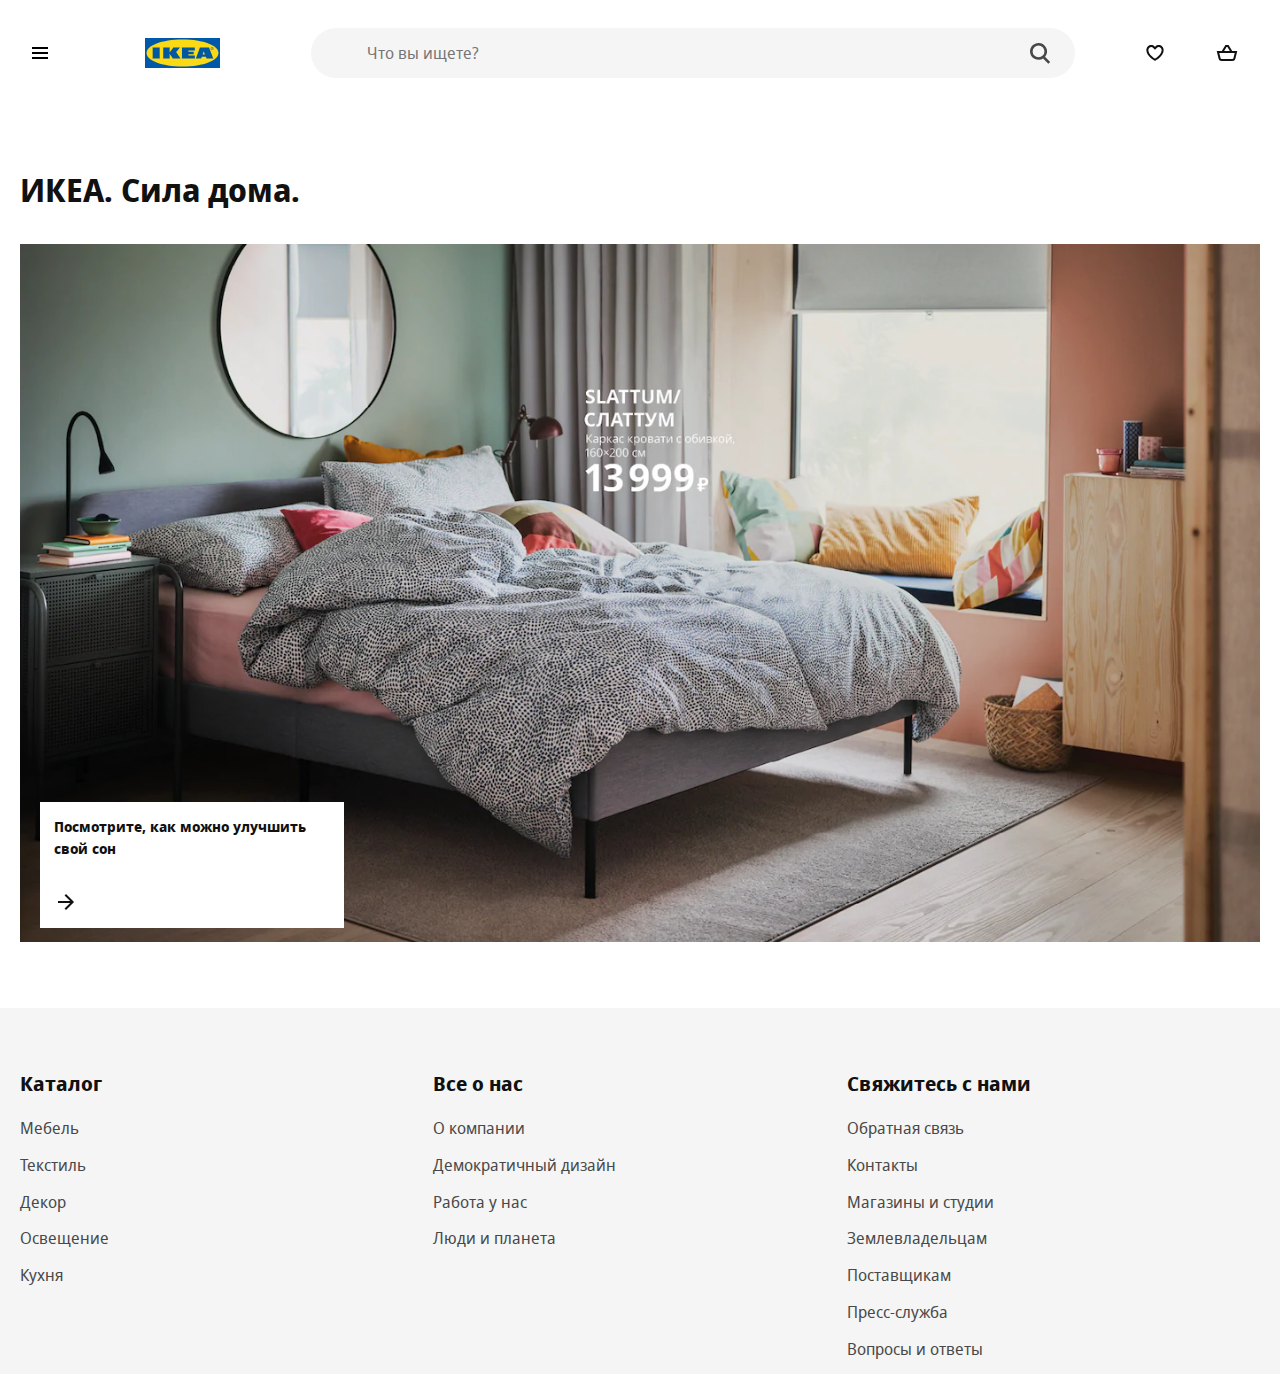
<file: index.html>
<!DOCTYPE html>
<html lang="en">

<head>
	<meta charset="UTF-8">
	<meta name="viewport"
		content="width=device-width, user-scalable=no, initial-scale=1.0, maximum-scale=1.0, minimum-scale=1.0">
	<meta http-equiv="X-UA-Compatible" content="ie=edge">
	<link rel="apple-touch-icon" sizes="180x180" href="favicon/apple-touch-icon.png">
	<link rel="icon" type="image/png" sizes="32x32" href="favicon/favicon-32x32.png">
	<link rel="icon" type="image/png" sizes="16x16" href="favicon/favicon-16x16.png">
	<link rel="mask-icon" href="favicon/safari-pinned-tab.svg" color="#0058ab">
	<meta name="msapplication-TileColor" content="#0058ab">
	<meta name="theme-color" content="#0058ab">
	<title>ИКЕА - официальный интернет-магазин мебели - IKEA</title>
	<link rel="stylesheet" href="styles/styles.css">
	<!-- <script src="js/generateHeader.js" defer></script>
	<script src="js/generateCatalog.js" defer></script>
	<script src="js/generateSubCatalog.js" defer></script>
	<script src="js/generateFooter.js" defer></script> -->
	<script src="js/index.js" defer type="module"></script>


	<script src="js/test.js" defer type="module"></script>
</head>

<body>
	<!-- <header>
		<div class="container">
			<div class="header">
				<button class="btn btn-burger" aria-label="открыть меню">
					<svg focusable="false" class="svg-icon" width="24" height="24" viewBox="0 0 24 24" fill="none"
						xmlns="http://www.w3.org/2000/svg">
						<path fill-rule="evenodd" clip-rule="evenodd" d="M20 8H4V6H20V8ZM20 13H4V11H20V13ZM20 18H4V16H20V18Z">
						</path>
					</svg>
				</button>
				<a href="index.html" class="logo">
					<img src="image/ikea-logo.svg" alt="Логотип">
				</a>
				<form class="search" method="get" action="goods.html">
					<input type="search" name="search" maxlength="150" class="search-input" spellcheck="false"
						aria-label="Искать товары, новинки и вдохновение"
						aria-placeholder="Искать товары, новинки и вдохновение" placeholder="Что вы ищете?"
						autocapitalize="off" autocomplete="off" autocorrect="off">
					<button type="submit" class="btn search-btn" aria-label="найти"></button>
				</form>
				<a href="goods.html?cat=wishlist" class="btn btn-wishlist">
					<svg focusable="false" class="svg-icon" width="24" height="24" viewBox="0 0 24 24" fill="none"
						xmlns="http://www.w3.org/2000/svg">
						<path fill-rule="evenodd" clip-rule="evenodd"
							d="M12.336 5.52055C14.2336 3.62376 17.3096 3.62401 19.2069 5.52129C20.2067 6.52115 20.6796 7.85005 20.6259 9.15761C20.6151 12.2138 18.4184 14.8654 16.4892 16.6366C15.4926 17.5517 14.5004 18.2923 13.7593 18.8036C13.3879 19.0598 13.0771 19.2601 12.8574 19.3973C12.7475 19.466 12.6601 19.519 12.5992 19.5555C12.5687 19.5737 12.5448 19.5879 12.5279 19.5978L12.5079 19.6094L12.502 19.6129L12.5001 19.614C12.5001 19.614 12.4989 19.6147 11.9999 18.748C11.501 19.6147 11.5005 19.6144 11.5005 19.6144L11.4979 19.6129L11.4919 19.6094L11.472 19.5978C11.4551 19.5879 11.4312 19.5737 11.4007 19.5555C11.3397 19.519 11.2524 19.466 11.1425 19.3973C10.9227 19.2601 10.612 19.0598 10.2405 18.8036C9.49947 18.2923 8.50726 17.5517 7.51063 16.6366C5.58146 14.8654 3.38477 12.2139 3.37399 9.15765C3.32024 7.85008 3.79314 6.52117 4.79301 5.52129C6.69054 3.62376 9.76704 3.62376 11.6646 5.52129L11.9993 5.856L12.3353 5.52129L12.336 5.52055ZM11.9999 18.748L11.5005 19.6144L11.9999 19.9019L12.4989 19.6147L11.9999 18.748ZM11.9999 17.573C12.1727 17.462 12.384 17.3226 12.6236 17.1573C13.3125 16.6821 14.2267 15.9988 15.1366 15.1634C17.0157 13.4381 18.6259 11.2919 18.6259 9.13506V9.11213L18.627 9.08922C18.6626 8.31221 18.3844 7.52727 17.7926 6.9355C16.6762 5.81903 14.866 5.81902 13.7495 6.9355L13.7481 6.93689L11.9965 8.68166L10.2504 6.9355C9.13387 5.81903 7.3237 5.81903 6.20722 6.9355C5.61546 7.52727 5.33724 8.31221 5.3729 9.08922L5.37395 9.11213V9.13507C5.37395 11.2919 6.98418 13.4381 8.86325 15.1634C9.77312 15.9988 10.6874 16.6821 11.3762 17.1573C11.6159 17.3226 11.8271 17.462 11.9999 17.573Z">
						</path>
					</svg>
				</a>
				<a href="cart.html" class="btn btn-cart">
					<svg focusable="false" class="svg-icon svg-cart" width="24" height="24" viewBox="0 0 24 24" fill="none"
						xmlns="http://www.w3.org/2000/svg" style="display: block;">
						<path fill-rule="evenodd" clip-rule="evenodd"
							d="M10.9994 4H10.4373L10.1451 4.48017L6.78803 9.99716H3.00001H1.71924L2.02987 11.2397L3.65114 17.7248C3.98501 19.0603 5.18497 19.9972 6.56157 19.9972L17.4385 19.9972C18.8151 19.9972 20.015 19.0603 20.3489 17.7248L21.9702 11.2397L22.2808 9.99716H21H17.2113L13.8539 4.48014L13.5618 4H12.9997H12.0004H10.9994ZM14.8701 9.99716L12.4376 6H12.0004H11.5615L9.12921 9.99716H14.8701ZM5.59142 17.2397L4.28079 11.9972H19.7192L18.4086 17.2397C18.2973 17.6849 17.8973 17.9972 17.4385 17.9972L6.56157 17.9972C6.1027 17.9972 5.70272 17.6849 5.59142 17.2397Z">
						</path>
					</svg>
				</a>
			</div>
		</div>
	</header> -->

	<main>
		<div class="container">
			<h1 class="main-header">ИКЕА. Сила дома.</h1>
			<aside class="offer">
				<a href="card.html#idd059">
					<picture>
						<source srcset="image/b47e07ee97fd5f9bf030d258d462a945.webp" type="image/webp">
						<img src="image/b47e07ee97fd5f9bf030d258d462a945.jpg" alt="СЛАТТУМ">
					</picture>

				</a>
				<a class="offer-extra" href="goods.html?subcat=Кровати">
					<p>Посмотрите, как можно улучшить свой сон</p>
					<svg focusable="false" viewBox="0 0 24 24" class="offer-arrow" aria-hidden="true">
						<path fill-rule="evenodd" clip-rule="evenodd"
							d="M19.2937 12.7074L20.0008 12.0003L19.2938 11.2932L12.0008 3.99927L10.5865 5.41339L16.1727 11.0003H4V13.0003H16.1723L10.5855 18.5868L11.9996 20.0011L19.2937 12.7074Z">
						</path>
					</svg>
				</a>
			</aside>
		</div>
	</main>

	<!-- <footer>
		<div class="container">
			<div class="footer">
				<div class="footer-catalog">
					<h2 class="footer-header">Каталог</h2>
					<ul>
						<li class="footer-list"><a href="goods.html?cat=Мебель">Мебель</a></li>
						<li class="footer-list"><a href="goods.html?cat=Кухня">Кухня</a></li>
						<li class="footer-list"><a href="goods.html?cat=Текстиль">Текстиль</a></li>
						<li class="footer-list"><a href="goods.html?cat=Освещение">Освещение</a></li>
						<li class="footer-list"><a href="goods.html?cat=Декор">Декор</a></li>
					</ul>
				</div>
				<div class="footer-about">
					<h2 class="footer-header">Все о нас</h2>
					<ul>
						<li class="footer-list"><a href="#">О компании</a></li>
						<li class="footer-list"><a href="#">Демократичный дизайн</a></li>
						<li class="footer-list"><a href="#">Работа у нас</a></li>
						<li class="footer-list"><a href="#">Люди и планета</a></li>
					</ul>
				</div>
				<div class="footer-connection">
					<h2 class="footer-header">Свяжитесь с нами</h2>
					<ul>
						<li class="footer-list"><a href="#">Обратная связь</a></li>
						<li class="footer-list"><a href="#">Контакты</a></li>
						<li class="footer-list"><a href="#">Магазины и студии</a></li>
						<li class="footer-list"><a href="#">Землевладельцам</a></li>
						<li class="footer-list"><a href="#">Поставщикам</a></li>
						<li class="footer-list"><a href="#">Пресс-служба</a></li>
						<li class="footer-list"><a href="#">Вопросы и ответы</a></li>
					</ul>
				</div>
			</div>
		</div>
	</footer> -->

	<!-- <div class="catalog">
		<button type="button" class="btn btn-close catalog-btn" id="hnf-menu-close-btn" aria-expanded="true"
			title="Закрыть меню" aria-label="Закрыть меню">
			<svg focusable="false" class="svg-icon" width="24" height="24" viewBox="0 0 24 24" fill="none"
				xmlns="http://www.w3.org/2000/svg">
				<path fill-rule="evenodd" clip-rule="evenodd"
					d="M12.0002 13.4144L16.9499 18.3642L18.3642 16.9499L13.4144 12.0002L18.3642 7.05044L16.95 5.63623L12.0002 10.586L7.05044 5.63623L5.63623 7.05044L10.586 12.0002L5.63624 16.9499L7.05046 18.3642L12.0002 13.4144Z">
				</path>
			</svg>
		</button>
		<h2>Каталог</h2>
		<ul class="catalog-list">
			<li class="catalog-list__item active"><a href="goods.html?cat=Мебель">Мебель</a></li>
			<li class="catalog-list__item"><a href="goods.html?cat=Кухня">Кухня</a></li>
			<li class="catalog-list__item"><a href="goods.html?cat=Текстиль">Текстиль</a></li>
			<li class="catalog-list__item"><a href="goods.html?cat=Освещение">Освещение</a></li>
			<li class="catalog-list__item"><a href="goods.html?cat=Декор">Декор</a></li>
		</ul>
	</div> -->

	<!-- <div class="subcatalog">
		<button type="button" class="btn btn-return catalog-btn" aria-expanded="true" title="Закрыть меню"
			aria-label="Закрыть меню">
			<svg focusable="false" class="svg-icon  hnf-svg-icon" width="24" height="24" viewBox="0 0 24 24" fill="none"
				xmlns="http://www.w3.org/2000/svg">
				<path fill-rule="evenodd" clip-rule="evenodd"
					d="M4.70613 11.2927L3.99902 11.9997L4.70606 12.7069L11.999 20.0008L13.4133 18.5867L7.82744 13.0001H19.9999V11.0001H7.82729L13.4144 5.41328L12.0002 3.99902L4.70613 11.2927Z">
				</path>
			</svg>
		</button>
		<h3 class="subcatalog-header"><a href="goods.html?cat=Мебель"></a></h3>
		<ul class="subcatalog-list">
			<li class="subcatalog-list__item"><a href="goods.html?subcat=Диваны">Диваны</a></li>
			<li class="subcatalog-list__item"><a href="goods.html?subcat=Кресла">Кресла</a></li>
			<li class="subcatalog-list__item"><a href="goods.html?subcat=Книжные шкафы">Книжные шкафы</a></li>
			<li class="subcatalog-list__item"><a href="goods.html?subcat=Стеллажи">Стеллажи</a></li>
			<li class="subcatalog-list__item"><a href="goods.html?subcat=Шкаф для ТВ">Шкаф для ТВ</a></li>
			<li class="subcatalog-list__item"><a href="goods.html?subcat=Кровати">Кровати</a></li>
			<li class="subcatalog-list__item"><a href="goods.html?subcat=Комоды">Комоды</a></li>
			<li class="subcatalog-list__item"><a href="goods.html?subcat=Столы">Столы</a></li>
			<li class="subcatalog-list__item"><a href="goods.html?subcat=Письменные столы">Письменные столы</a></li>
			<li class="subcatalog-list__item">
				<a href="goods.html?subcat=Стулья для письменного стола">Стулья для письменного стола</a></li>
		</ul>
	</div> -->

	<!-- <div class="overlay"></div> -->
</body>

</html>
</file>
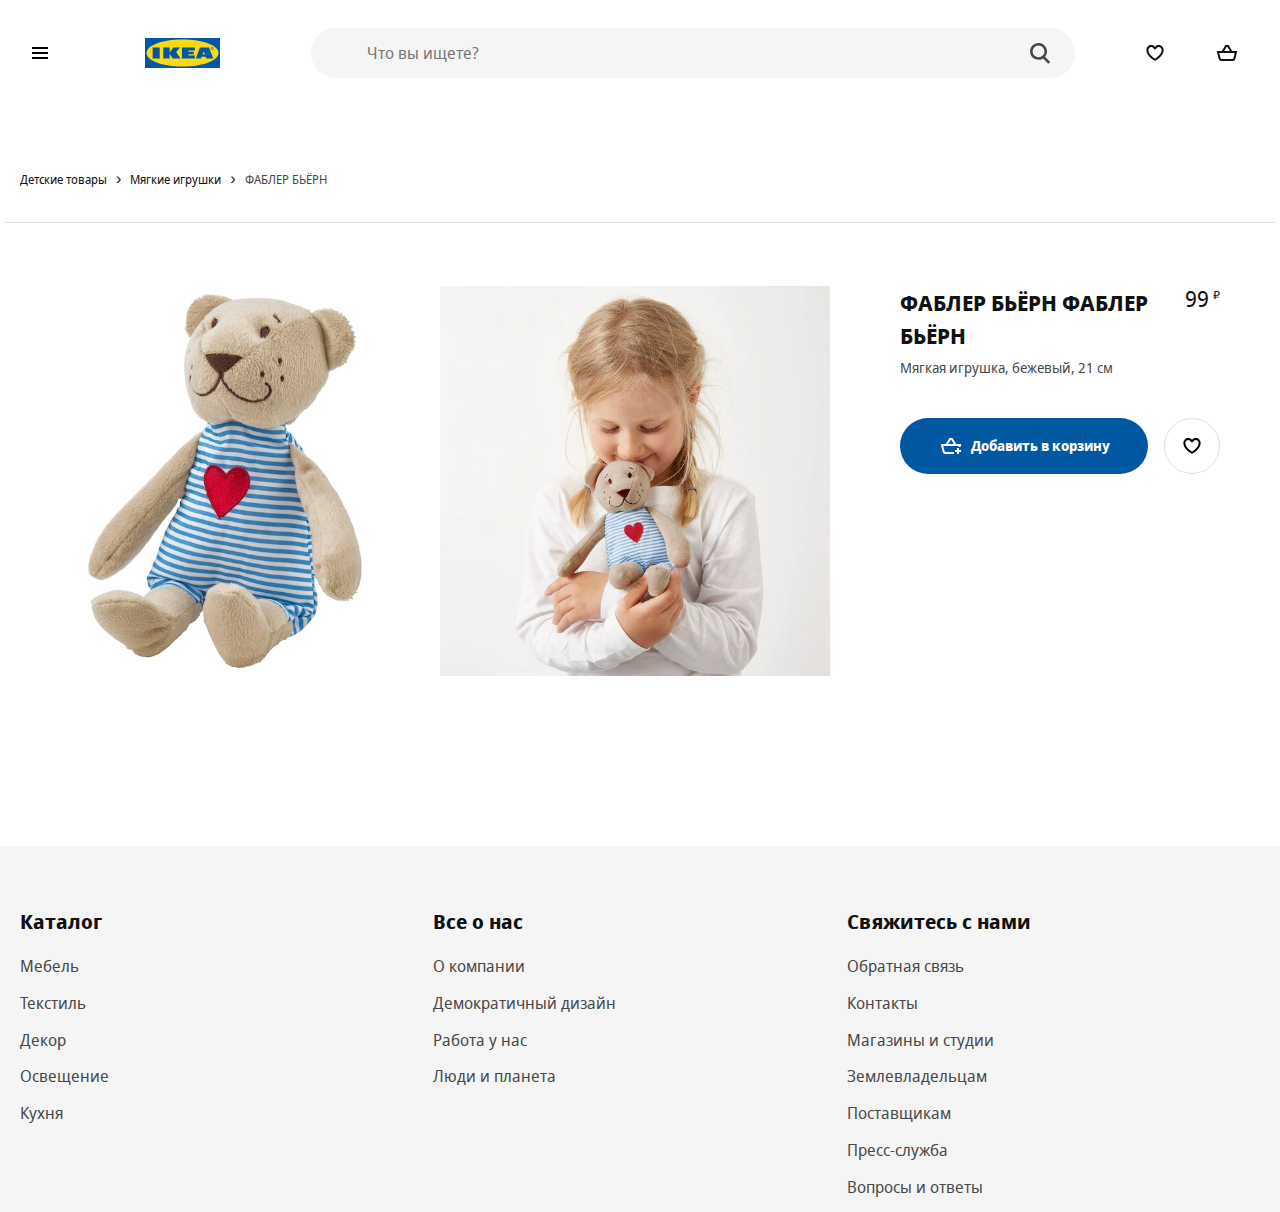
<file: card.html>
<!DOCTYPE html>
<html lang="en">

<head>
	<meta charset="UTF-8">
	<meta name="viewport"
		content="width=device-width, user-scalable=no, initial-scale=1.0, maximum-scale=1.0, minimum-scale=1.0">
	<meta http-equiv="X-UA-Compatible" content="ie=edge">
	<link rel="apple-touch-icon" sizes="180x180" href="favicon/apple-touch-icon.png">
	<link rel="icon" type="image/png" sizes="32x32" href="favicon/favicon-32x32.png">
	<link rel="icon" type="image/png" sizes="16x16" href="favicon/favicon-16x16.png">
	<link rel="mask-icon" href="favicon/safari-pinned-tab.svg" color="#0058ab">
	<meta name="msapplication-TileColor" content="#0058ab">
	<meta name="theme-color" content="#0058ab">
	<title>Список желаний</title>
	<link rel="stylesheet" href="styles/styles.css">
	<!-- <script src="js/generateHeader.js" defer></script>
	<script src="js/generateCatalog.js" defer></script>
	<script src="js/generateSubCatalog.js" defer></script>
	<script src="js/generateFooter.js" defer></script> -->
	<script src="js/index.js" defer type="module"></script>
</head>

<body>
	<main>
		<div class="container">
			<div class="breadcrumb">
				<nav role="navigation" aria-label="Breadcrumb" class="breadcrumb__nav">
					<ul class="breadcrumb__list">
						<li class="breadcrumb__list-item">
							<a href="goods.html?cat=Детские товары" class="breadcrumb__link"><span>Детские
									товары</span></a>
						</li>
						<li class="breadcrumb__list-item">
							<a href="goods.html?subcat=Мягкие игрушки" class="breadcrumb__link"><span>Мягкие
									игрушки</span></a>
						</li>
						<li class="breadcrumb__list-item">
							<a href="#" class="breadcrumb__link"><span>ФАБЛЕР БЬЁРН</span></a>
						</li>
					</ul>
				</nav>
			</div>
			<div class="good wrapper">
				<div class="good-images">
					<div class="good-image__item">
						<img src="image/fabler-byorn-myagkaya-igrushka-bezhevyy__0710165_PE727396_S5.jpg" alt="">
					</div>
					<div class="good-image__item">
						<img src="image/fabler-byorn-myagkaya-igrushka-bezhevyy__0876865_PE611124_S5.jpg" alt="">
					</div>
				</div>
				<div class="good-item">
					<!-- not-in-stock - нет в наличии-->
					<p class="good-item__new">Новинка</p>
					<div class="good-item__section">
						<div>
							<h2 class="good-item__header">ФАБЛЕР БЬЁРН ФАБЛЕР БЬЁРН</h2>
							<p class="good-item__description">Мягкая игрушка, бежевый, 21 см</p>
						</div>
						<p class="good-item__price">
							<span class="good-item__empty">Нет в наличии</span>
							<span class="good-item__price-value">99</span>
							<span class="good-item__currency">₽</span>
						</p>
					</div>
					<div class="good-item__buttons">
						<button type="button" class="btn btn-good" data-idd="idd001">
							<svg focusable="false" viewBox="0 0 24 24" class="btn-good-svg" aria-hidden="true">
								<path fill-rule="evenodd" clip-rule="evenodd"
									d="M10.4372 4H10.9993H12.0003H12.9996H13.5616L13.8538 4.48014L17.2112 9.99713H21H22.2806L21.9702 11.2396L21.5303 13H19.4688L19.7194 11.9971H4.28079L5.59143 17.2397C5.70272 17.6848 6.1027 17.9971 6.56157 17.9971H15V19.9971H6.56157C5.18496 19.9971 3.98502 19.0602 3.65114 17.7247L2.02987 11.2397L1.71924 9.99713H3.00002H6.78793L10.145 4.48017L10.4372 4ZM12.4375 6L14.87 9.99713H9.12911L11.5614 6H12.0003H12.4375ZM17.9961 16V14H19.9961V16H21.9961V18H19.9961V20H17.9961V18H15.9961V16H17.9961Z">
								</path>
							</svg>
							<span class="btn-good__label">Добавить в корзину</span>
						</button>
						<button type="button" class="btn btn-add-wishlist" data-idd="idd001">
							<svg focusable="false" viewBox="0 0 24 24" class="btn-add-wishlist__svg" aria-hidden="true">
								<path fill-rule="evenodd" clip-rule="evenodd"
									d="M12.336 5.52055C14.2336 3.62376 17.3096 3.62401 19.2069 5.52129C20.2067 6.52115 20.6796 7.85005 20.6259 9.15761C20.6151 12.2138 18.4184 14.8654 16.4892 16.6366C15.4926 17.5517 14.5004 18.2923 13.7593 18.8036C13.3879 19.0598 13.0771 19.2601 12.8574 19.3973C12.7475 19.466 12.6601 19.519 12.5992 19.5555C12.5687 19.5737 12.5448 19.5879 12.5279 19.5978L12.5079 19.6094L12.502 19.6129L12.5001 19.614C12.5001 19.614 12.4989 19.6147 11.9999 18.748C11.501 19.6147 11.5005 19.6144 11.5005 19.6144L11.4979 19.6129L11.4919 19.6094L11.472 19.5978C11.4551 19.5879 11.4312 19.5737 11.4007 19.5555C11.3397 19.519 11.2524 19.466 11.1425 19.3973C10.9227 19.2601 10.612 19.0598 10.2405 18.8036C9.49947 18.2923 8.50726 17.5517 7.51063 16.6366C5.58146 14.8654 3.38477 12.2139 3.37399 9.15765C3.32024 7.85008 3.79314 6.52117 4.79301 5.52129C6.69054 3.62376 9.76704 3.62376 11.6646 5.52129L11.9993 5.856L12.3353 5.52129L12.336 5.52055ZM11.9999 18.748L11.5005 19.6144L11.9999 19.9019L12.4989 19.6147L11.9999 18.748ZM11.9999 17.573C12.1727 17.462 12.384 17.3226 12.6236 17.1573C13.3125 16.6821 14.2267 15.9988 15.1366 15.1634C17.0157 13.4381 18.6259 11.2919 18.6259 9.13506V9.11213L18.627 9.08922C18.6626 8.31221 18.3844 7.52727 17.7926 6.9355C16.6762 5.81903 14.866 5.81902 13.7495 6.9355L13.7481 6.93689L11.9965 8.68166L10.2504 6.9355C9.13387 5.81903 7.3237 5.81903 6.20722 6.9355C5.61546 7.52727 5.33724 8.31221 5.3729 9.08922L5.37395 9.11213V9.13507C5.37395 11.2919 6.98418 13.4381 8.86325 15.1634C9.77312 15.9988 10.6874 16.6821 11.3762 17.1573C11.6159 17.3226 11.8271 17.462 11.9999 17.573Z">
								</path>
							</svg>
						</button>
					</div>
				</div>
			</div>
		</div>
	</main>
</body>

</html>
</file>
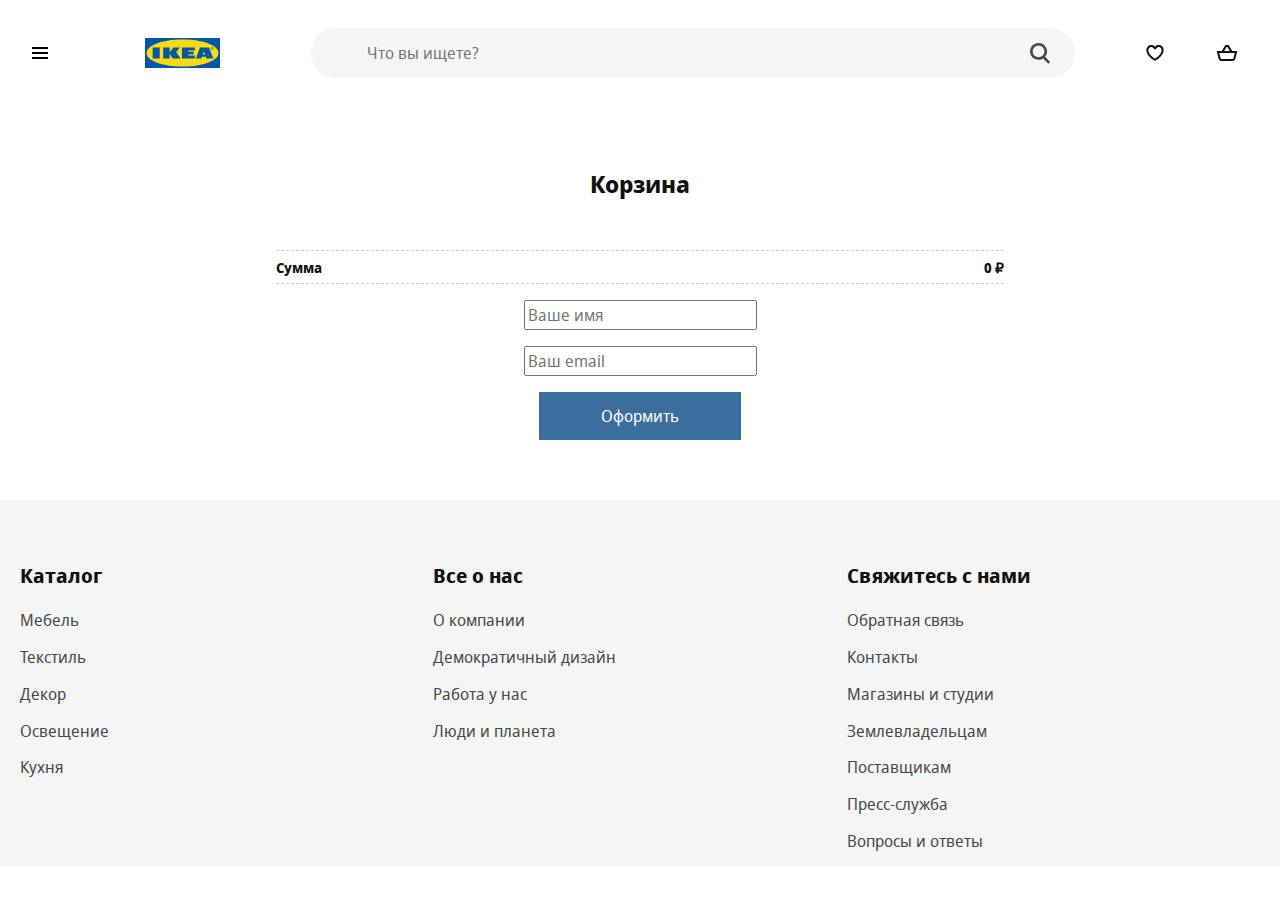
<file: cart.html>
<!DOCTYPE html>
<html lang="en">

<head>
	<meta charset="UTF-8">
	<meta name="viewport"
		content="width=device-width, user-scalable=no, initial-scale=1.0, maximum-scale=1.0, minimum-scale=1.0">
	<meta http-equiv="X-UA-Compatible" content="ie=edge">
	<link rel="apple-touch-icon" sizes="180x180" href="favicon/apple-touch-icon.png">
	<link rel="icon" type="image/png" sizes="32x32" href="favicon/favicon-32x32.png">
	<link rel="icon" type="image/png" sizes="16x16" href="favicon/favicon-16x16.png">
	<link rel="mask-icon" href="favicon/safari-pinned-tab.svg" color="#0058ab">
	<meta name="msapplication-TileColor" content="#0058ab">
	<meta name="theme-color" content="#0058ab">
	<title>Корзина - IKEA</title>
	<link rel="stylesheet" href="styles/styles.css">
	<!-- <script src="js/generateHeader.js" defer></script>
	<script src="js/generateCatalog.js" defer></script>
	<script src="js/generateSubCatalog.js" defer></script>
	<script src="js/generateFooter.js" defer></script> -->
	<script src="js/index.js" defer type="module"></script>
</head>

<body>
	<main>
		<div class="container cart-wrapper">
			<h2 class="cart-header">Корзина</h2>
			<ul class="cart-list">
				<!--<li class="cart-item">
					<div class="product">
						<div class="product__image-container">
							<img src="https://secure.ikea.com/ru/ru/images/products/fabler-b-ern-magkaa-igruska__0710165_PE727396_S3.JPG"
								alt="IKEA ФАБЛЕР БЬЁРН Мягкая игрушка"
								aria-describedby="aria_product_description_40366083" itemprop="image">
						</div>
						<div class="product__description">
							<h3 class="product__name">
								<a href="card.html#idd001">ФАБЛЕР БЬЁРН</a></h3>
							<p class="product_description-text">Мягкая игрушка, бежевый, 21 см</p>
						</div>
						<div class="product__prices">
							<div class="product__price-type product__price-type-regular">
								<div>
									<div class="product__total product__total-regular">99.-</div>
									<div class="product__price-regular">99.-</div>
								</div>
							</div>
						</div>
						<div class="product__controls">
							<div class="product-controls__remove">
								<button type="button" class="btn btn-remove">
									<img src="image/remove-thin-24.16c1cc7a.svg" alt="Удалить товар">
								</button>
							</div>
							<div class="product-controls__quantity">
								<select title="Выберите количество" aria-label="Выберите количество">
									<option value="1">1</option>
									<option value="2">2</option>
									<option value="3">3</option>
									<option value="4">4</option>
									<option value="5">5</option>
								</select>
							</div>
						</div>
					</div>
				</li>
				<!--
				<li class="cart-item">
					<div class="product">
						<div class="product__image-container">
							<img src="https://secure.ikea.com/ru/ru/images/products/fabler-b-ern-magkaa-igruska__0710165_PE727396_S3.JPG"
								alt="IKEA ФАБЛЕР БЬЁРН Мягкая игрушка"
								aria-describedby="aria_product_description_40366083" itemprop="image">
						</div>
						<div class="product__description">
							<h3 class="product__name">
								<a href="card.html#idd001">ФАБЛЕР БЬЁРН</a></h3>
							<p class="product_description-text">Мягкая игрушка, бежевый, 21 см</p>
						</div>
						<div class="product__prices">
							<div class="product__price-type product__price-type-regular">
								<div>
									<div class="product__total product__total-regular">99.-</div>
									<!--    <div class="product__price-regular">99.-</div> 
								</div>
							</div>
						</div>
						<div class="product__controls">
							<div class="product-controls__remove">
								<button type="button" class="btn btn-remove">
									<img src="image/remove-thin-24.16c1cc7a.svg" alt="Удалить товар">
								</button>
							</div>
							<div class="product-controls__quantity">
								<select title="Выберите количество" aria-label="Выберите количество">
									<option value="1">1</option>
									<option value="2">2</option>
									<option value="3">3</option>
									<option value="4">4</option>
									<option value="5">5</option>
								</select>
							</div>
						</div>
					</div>
				</li>
				<li class="cart-item">
					<div class="product">
						<div class="product__image-container">
							<img src="https://secure.ikea.com/ru/ru/images/products/fabler-b-ern-magkaa-igruska__0710165_PE727396_S3.JPG"
								alt="IKEA ФАБЛЕР БЬЁРН Мягкая игрушка"
								aria-describedby="aria_product_description_40366083" itemprop="image">
						</div>
						<div class="product__description">
							<h3 class="product__name">
								<a href="card.html#idd001">ФАБЛЕР БЬЁРН</a></h3>
							<p class="product_description-text">Мягкая игрушка, бежевый, 21 см</p>
						</div>
						<div class="product__prices">
							<div class="product__price-type product__price-type-regular">
								<div>
									<div class="product__total product__total-regular">99.-</div>
									<!--    <div class="product__price-regular">99.-</div>  
								</div>
							</div>
						</div>
						<div class="product__controls">
							<div class="product-controls__remove">
								<button type="button" class="btn btn-remove">
									<img src="image/remove-thin-24.16c1cc7a.svg" alt="Удалить товар">
								</button>
							</div>
							<div class="product-controls__quantity">
								<select title="Выберите количество" aria-label="Выберите количество">
									<option value="1">1</option>
									<option value="2">2</option>
									<option value="3">3</option>
									<option value="4">4</option>
									<option value="5">5</option>
								</select>
							</div>
						</div>
					</div>
				</li> -->
			</ul>
			<div class="cart-total">
				<span class="cart-total-label">Сумма</span>
				<span class="cart-total-price"><span class="cart-total__currency"> ₽</span></span>
			</div>
			<form id="form" class="cart-form">
				<label>
					<input type="text" name="name" placeholder="Ваше имя">
				</label>
				<label>
					<input type="email" name="email" placeholder="Ваш email">
				</label>
				<button type="submit" class="cart-checkout">Оформить</button>
			</form>
		</div>
	</main>
</body>

</html>
</file>
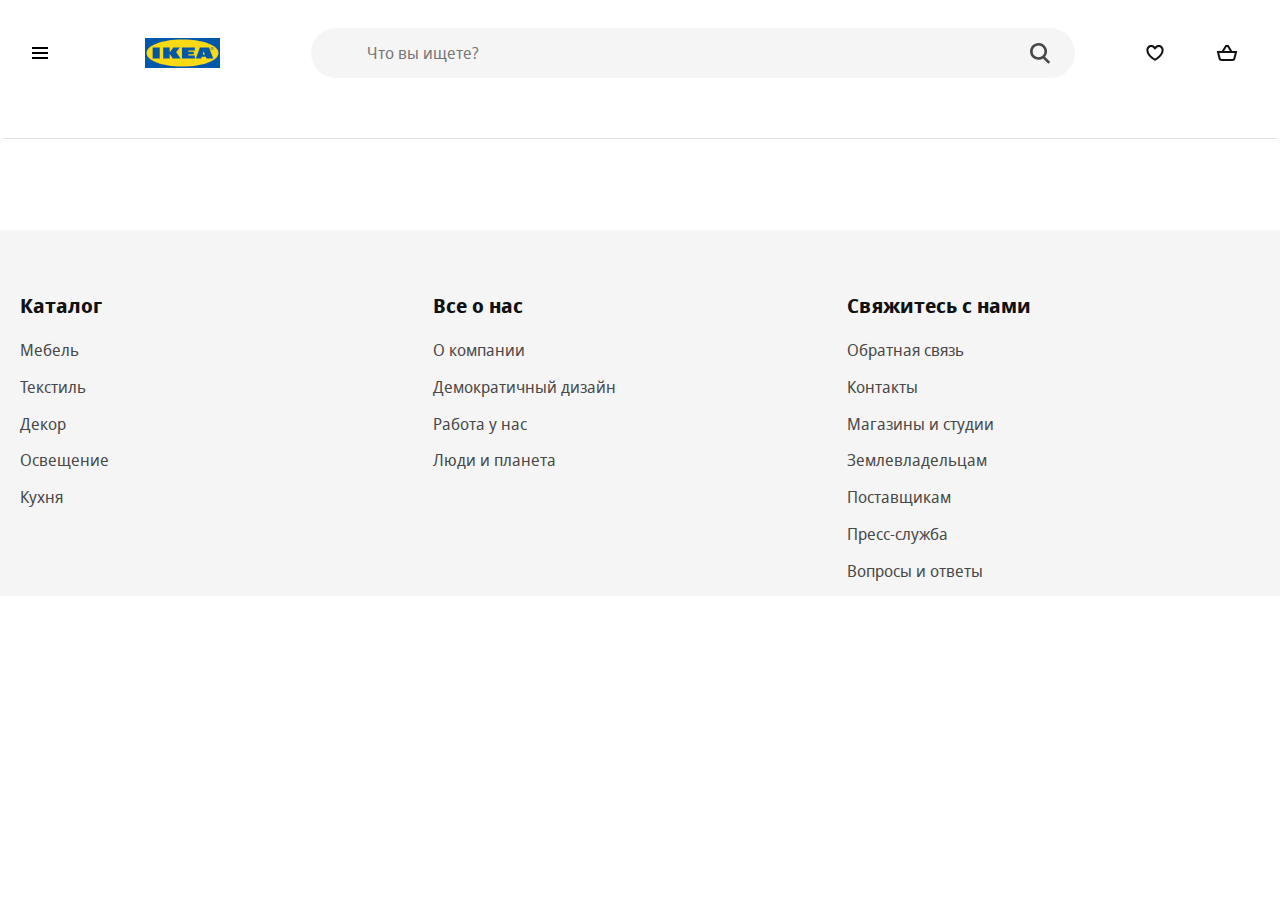
<file: goods.html>
<!DOCTYPE html>
<html lang="en">

<head>
	<meta charset="UTF-8">
	<meta name="viewport"
		content="width=device-width, user-scalable=no, initial-scale=1.0, maximum-scale=1.0, minimum-scale=1.0">
	<meta http-equiv="X-UA-Compatible" content="ie=edge">
	<link rel="apple-touch-icon" sizes="180x180" href="favicon/apple-touch-icon.png">
	<link rel="icon" type="image/png" sizes="32x32" href="favicon/favicon-32x32.png">
	<link rel="icon" type="image/png" sizes="16x16" href="favicon/favicon-16x16.png">
	<link rel="mask-icon" href="favicon/safari-pinned-tab.svg" color="#0058ab">
	<meta name="msapplication-TileColor" content="#0058ab">
	<meta name="theme-color" content="#0058ab">
	<title>Карточка товара - IKEA</title>
	<link rel="stylesheet" href="styles/styles.css">
	<!-- <script src="js/generateHeader.js" defer></script>
	<script src="js/generateCatalog.js" defer></script>
	<script src="js/generateSubCatalog.js" defer></script>
	<script src="js/generateFooter.js" defer></script> -->
	<script src="js/index.js" defer type="module"></script>
</head>

<body>
	<main>
		<div class="container">
			<h2 class="main-header"></h2>
			<div class="goods wrapper">
				<ul class="goods-list">
					<!-- <li class="goods-list__item">
						<a class="goods-item__link" href="card.html#idd001">
							<article class="goods-item">
								<div class="goods-item__img">
									<img
										src="https://www.ikea.com/ru/ru/images/products/fabler-byorn-myagkaya-igrushka-bezhevyy__0710165_PE727396_S5.JPG"
										data-second-image="https://www.ikea.com/ru/ru/images/products/fabler-byorn-myagkaya-igrushka-bezhevyy__0876876_PE611263_S5.JPG"
										alt="ФАБЛЕР БЬЁРН">
								</div>
								<p class="goods-item__new">Новинка</p>
								<h3 class="goods-item__header">ФАБЛЕР БЬЁРН</h3>
								<p class="goods-item__description">Мягкая игрушка, бежевый, 21 см</p>
								<p class="goods-item__price">
									<span class="goods-item__price-value">99</span>
									<span class="goods-item__currency"> ₽</span>
								</p>
								<button class="btn btn-add-card" aria-label="Добравить в корзину" data-idd="idd001"></button>
							</article>
						</a>
					</li>
					<li class="goods-list__item">
						<a class="goods-item__link" href="card.html#idd001">
							<article class="goods-item">
								<div class="goods-item__img">
									<img
										src="https://www.ikea.com/ru/ru/images/products/fabler-byorn-myagkaya-igrushka-bezhevyy__0710165_PE727396_S5.JPG"
										data-second-image="https://www.ikea.com/ru/ru/images/products/fabler-byorn-myagkaya-igrushka-bezhevyy__0876876_PE611263_S5.JPG"
										alt="ФАБЛЕР БЬЁРН">
								</div>
								<h3 class="goods-item__header">ФАБЛЕР БЬЁРН</h3>
								<p class="goods-item__description">Мягкая игрушка, бежевый, 21 см</p>
								<p class="goods-item__price">
									<span class="goods-item__price-value">99</span>
									<span class="goods-item__currency"> ₽</span>
								</p>
								<button class="btn btn-add-card" aria-label="Добравить в корзину" data-idd="idd001"></button>
							</article>
						</a>
					</li>
					<li class="goods-list__item">
						<a class="goods-item__link" href="card.html#idd001">
							<article class="goods-item">
								<div class="goods-item__img">
									<img
										src="https://www.ikea.com/ru/ru/images/products/fabler-byorn-myagkaya-igrushka-bezhevyy__0710165_PE727396_S5.JPG"
										data-second-image="https://www.ikea.com/ru/ru/images/products/fabler-byorn-myagkaya-igrushka-bezhevyy__0876876_PE611263_S5.JPG"
										alt="ФАБЛЕР БЬЁРН">
								</div>
								<h3 class="goods-item__header">ФАБЛЕР БЬЁРН</h3>
								<p class="goods-item__description">Мягкая игрушка, бежевый, 21 см</p>
								<p class="goods-item__price">
									<span class="goods-item__price-value">99</span>
									<span class="goods-item__currency"> ₽</span>
								</p>
								<button class="btn btn-add-card" aria-label="Добравить в корзину" data-idd="idd001"></button>
							</article>
						</a>
					</li>
					<li class="goods-list__item">
						<a class="goods-item__link" href="card.html#idd001">
							<article class="goods-item">
								<div class="goods-item__img">
									<img
										src="https://www.ikea.com/ru/ru/images/products/fabler-byorn-myagkaya-igrushka-bezhevyy__0710165_PE727396_S5.JPG"
										data-second-image="https://www.ikea.com/ru/ru/images/products/fabler-byorn-myagkaya-igrushka-bezhevyy__0876876_PE611263_S5.JPG"
										alt="ФАБЛЕР БЬЁРН">
								</div>
								<h3 class="goods-item__header">ФАБЛЕР БЬЁРН</h3>
								<p class="goods-item__description">Мягкая игрушка, бежевый, 21 см</p>
								<p class="goods-item__price">
									<span class="goods-item__price-value">99</span>
									<span class="goods-item__currency"> ₽</span>
								</p>
								<button class="btn btn-add-card" aria-label="Добравить в корзину" data-idd="idd001"></button>
							</article>
						</a>
					</li>
					<li class="goods-list__item">
						<a class="goods-item__link" href="card.html#idd001">
							<article class="goods-item">
								<div class="goods-item__img">
									<img
										src="https://www.ikea.com/ru/ru/images/products/fabler-byorn-myagkaya-igrushka-bezhevyy__0710165_PE727396_S5.JPG"
										data-second-image="https://www.ikea.com/ru/ru/images/products/fabler-byorn-myagkaya-igrushka-bezhevyy__0876876_PE611263_S5.JPG"
										alt="ФАБЛЕР БЬЁРН">
								</div>
								<h3 class="goods-item__header">ФАБЛЕР БЬЁРН</h3>
								<p class="goods-item__description">Мягкая игрушка, бежевый, 21 см</p>
								<p class="goods-item__price">
									<span class="goods-item__price-value">99</span>
									<span class="goods-item__currency"> ₽</span>
								</p>
								<button class="btn btn-add-card" aria-label="Добравить в корзину" data-idd="idd001"></button>
							</article>
						</a>
					</li>
					<li class="goods-list__item">
						<a class="goods-item__link" href="card.html#idd001">
							<article class="goods-item">
								<div class="goods-item__img">
									<img
										src="https://www.ikea.com/ru/ru/images/products/fabler-byorn-myagkaya-igrushka-bezhevyy__0710165_PE727396_S5.JPG"
										data-second-image="https://www.ikea.com/ru/ru/images/products/fabler-byorn-myagkaya-igrushka-bezhevyy__0876876_PE611263_S5.JPG"
										alt="ФАБЛЕР БЬЁРН">
								</div>
								<h3 class="goods-item__header">ФАБЛЕР БЬЁРН</h3>
								<p class="goods-item__description">Мягкая игрушка, бежевый, 21 см</p>
								<p class="goods-item__price">
									<span class="goods-item__price-value">99</span>
									<span class="goods-item__currency"> ₽</span>
								</p>
								<button class="btn btn-add-card" aria-label="Добравить в корзину" data-idd="idd001"></button>
							</article>
						</a>
					</li>
					<li class="goods-list__item">
						<a class="goods-item__link" href="card.html#idd001">
							<article class="goods-item">
								<div class="goods-item__img">
									<img
										src="https://www.ikea.com/ru/ru/images/products/fabler-byorn-myagkaya-igrushka-bezhevyy__0710165_PE727396_S5.JPG"
										data-second-image="https://www.ikea.com/ru/ru/images/products/fabler-byorn-myagkaya-igrushka-bezhevyy__0876876_PE611263_S5.JPG"
										alt="ФАБЛЕР БЬЁРН">
								</div>
								<h3 class="goods-item__header">ФАБЛЕР БЬЁРН</h3>
								<p class="goods-item__description">Мягкая игрушка, бежевый, 21 см</p>
								<p class="goods-item__price">
									<span class="goods-item__price-value">99</span>
									<span class="goods-item__currency"> ₽</span>
								</p>
								<button class="btn btn-add-card" aria-label="Добравить в корзину" data-idd="idd001"></button>
							</article>
						</a>
					</li>
					<li class="goods-list__item">
						<a class="goods-item__link" href="card.html#idd001">
							<article class="goods-item">
								<div class="goods-item__img">
									<img
										src="https://www.ikea.com/ru/ru/images/products/fabler-byorn-myagkaya-igrushka-bezhevyy__0710165_PE727396_S5.JPG"
										data-second-image="https://www.ikea.com/ru/ru/images/products/fabler-byorn-myagkaya-igrushka-bezhevyy__0876876_PE611263_S5.JPG"
										alt="ФАБЛЕР БЬЁРН">
								</div>
								<h3 class="goods-item__header">ФАБЛЕР БЬЁРН</h3>
								<p class="goods-item__description">Мягкая игрушка, бежевый, 21 см</p>
								<p class="goods-item__price">
									<span class="goods-item__price-value">99</span>
									<span class="goods-item__currency"> ₽</span>
								</p>
								<button class="btn btn-add-card" aria-label="Добравить в корзину" data-idd="idd001"></button>
							</article>
						</a>
					</li>
					<li class="goods-list__item">
						<a class="goods-item__link" href="card.html#idd001">
							<article class="goods-item">
								<div class="goods-item__img">
									<img
										src="https://www.ikea.com/ru/ru/images/products/fabler-byorn-myagkaya-igrushka-bezhevyy__0710165_PE727396_S5.JPG"
										data-second-image="https://www.ikea.com/ru/ru/images/products/fabler-byorn-myagkaya-igrushka-bezhevyy__0876876_PE611263_S5.JPG"
										alt="ФАБЛЕР БЬЁРН">
								</div>
								<h3 class="goods-item__header">ФАБЛЕР БЬЁРН</h3>
								<p class="goods-item__description">Мягкая игрушка, бежевый, 21 см</p>
								<p class="goods-item__price">
									<span class="goods-item__price-value">99</span>
									<span class="goods-item__currency"> ₽</span>
								</p>
								<button class="btn btn-add-card" aria-label="Добравить в корзину" data-idd="idd001"></button>
							</article>
						</a>
					</li>
					<li class="goods-list__item">
						<a class="goods-item__link" href="card.html#idd001">
							<article class="goods-item">
								<div class="goods-item__img">
									<img
										src="https://www.ikea.com/ru/ru/images/products/fabler-byorn-myagkaya-igrushka-bezhevyy__0710165_PE727396_S5.JPG"
										data-second-image="https://www.ikea.com/ru/ru/images/products/fabler-byorn-myagkaya-igrushka-bezhevyy__0876876_PE611263_S5.JPG"
										alt="ФАБЛЕР БЬЁРН">
								</div>
								<h3 class="goods-item__header">ФАБЛЕР БЬЁРН</h3>
								<p class="goods-item__description">Мягкая игрушка, бежевый, 21 см</p>
								<p class="goods-item__price">
									<span class="goods-item__price-value">99</span>
									<span class="goods-item__currency"> ₽</span>
								</p>
								<button class="btn btn-add-card" aria-label="Добравить в корзину" data-idd="idd001"></button>
							</article>
						</a>
					</li> -->
				</ul>
			</div>
		</div>
	</main>
</body>

</html>
</file>
<file: styles/styles.css>
/*
* Prefixed by https://autoprefixer.github.io
* PostCSS: v7.0.29,
* Autoprefixer: v9.7.6
* Browsers: last 4 version
*/

@font-face {
	font-family: "Noto Sans";
	src: local("Noto Sans Display Regular"), local("NotoSansDisplay-Regular"),
		url("../fonts/Notosansdisplayregular.woff2") format("woff2"),
		url("../fonts/Notosansdisplayregular.woff") format("woff");
	font-weight: 400;
	font-style: normal;
}

@font-face {
	font-family: "Noto Sans";
	src: local("Noto Sans Display Italic"), local("NotoSansDisplay-Italic"),
		url("../fonts/Notosansdisplayitalic.woff2") format("woff2"),
		url("../fonts/Notosansdisplayitalic.woff") format("woff");
	font-weight: 400;
	font-style: italic;
}

@font-face {
	font-family: "Noto Sans";
	src: local("Noto Sans Display Bold"), local("NotoSansDisplay-Bold"),
		url("../fonts/Notosansdisplaybold.woff2") format("woff2"),
		url("../fonts/Notosansdisplaybold.woff") format("woff");
	font-weight: 700;
	font-style: normal;
}

@font-face {
	font-family: "Noto Sans";
	src: local("Noto Sans Display Bold Italic"), local("NotoSansDisplay-BoldItalic"),
		url("../fonts/Notosansdisplaybolditalic.woff2") format("woff2"),
		url("../fonts/Notosansdisplaybolditalic.woff") format("woff");
	font-weight: 700;
	font-style: italic;
}

html {
	-webkit-box-sizing: border-box;
	box-sizing: border-box;
}

*,
*::before,
*::after {
	-webkit-box-sizing: inherit;
	box-sizing: inherit;
}

body {
	min-width: 320px;
	margin: 0;

	background-color: #fff; /*под проект*/
	font-family: Noto Sans, Arial, sans-serif; /*в "" свой шрифт под проект*/

	font-size: 16px;
	color: #111;
	line-height: 1.5;
	-webkit-font-smoothing: subpixel-antialiased;
}

button,
input {
	font: inherit;
}

button {
	cursor: pointer;
}

img {
	max-width: 100%;
	width: 100%;
	height: auto;
}

a {
	text-decoration: none;
	color: inherit;
}

ul {
	list-style: none;
	padding: 0;
	margin: 0;
}

h1,
h2,
h3,
p {
	padding: 0;
	margin: 0;
}

/* container */

.container {
	max-width: 100rem;
	margin: 0 auto;
	padding: 0 1.25rem;
}

.visually-hidden {
	position: absolute !important;
	clip: rect(1px 1px 1px 1px);
	clip: rect(1px, 1px, 1px, 1px);
	padding: 0 !important;
	border: 0 !important;
	height: 1px !important;
	width: 1px !important;
	overflow: hidden;
}

/* при работе с float */

.clearfix::after {
	content: "";
	display: table;
	clear: both;
}

header {
	margin-bottom: 3.75rem;
}

.header {
	display: -ms-grid;
	display: grid;
	grid-gap: 1.25rem;
	-ms-grid-columns: 2fr 1.25rem 2fr 1.25rem 16fr 1.25rem 1fr 1.25rem 1fr;
	grid-template-columns: 2fr 2fr 16fr 1fr 1fr;
	-webkit-box-align: center;
	-ms-flex-align: center;
	align-items: center;
	padding: 1.75rem 0;
}

footer {
	background-color: #f5f5f5;
	margin-top: 3.75rem;
	padding: 3.75rem 0 0 0;
}

.footer {
	display: -ms-grid;
	display: grid;
	-ms-grid-columns: 1fr 1fr 1fr;
	grid-template-columns: 1fr 1fr 1fr;
}

.main-header {
	margin-bottom: 1.875rem;
}

.btn {
	background-color: transparent;
	outline: transparent;
	border-radius: 50%;
	width: 40px;
	height: 40px;
	display: -webkit-box;
	display: -ms-flexbox;
	display: flex;
	-webkit-box-align: center;
	-ms-flex-align: center;
	align-items: center;
	-webkit-box-pack: center;
	-ms-flex-pack: center;
	justify-content: center;
	border: 1px solid transparent;
}

.btn-close {
	background-color: #b8860b;
	color: #000000;
}

.btn-return {
	background-color: #000000;
	color: #b8860b;
}

.btn:hover {
	background-color: #f5f5f5;
	color: #111;
}

.svg-icon {
	fill: currentColor;
}

.logo {
	text-align: center;
	width: 75px;
	height: 30px;
}

.search {
	position: relative;
	-webkit-box-flex: 1;
	-ms-flex-positive: 1;
	flex-grow: 1;
	height: 50px;
	margin: 0 40px;
}

.search-input {
	-webkit-appearance: none;
	-moz-appearance: none;
	appearance: none;
	background-color: #f5f5f5;
	display: block;
	appearance: none;
	width: 100%;
	height: 100%;
	padding: 0.5rem 3.5rem;
	margin: 0 auto;
	line-height: 1.5;
	border: 0;
	border-radius: 50em;
	outline: 0;
	-webkit-box-shadow: none;
	box-shadow: none;
	-webkit-transition: background 0.2s;
	-o-transition: background 0.2s;
	transition: background 0.2s;
}

.search-btn {
	position: absolute;
	top: 0.9rem;
	right: 0.9rem;
	background-image: url("data:image/svg+xml;charset=utf-8,%3Csvg width='16' height='17' fill='%23484848' xmlns='http://www.w3.org/2000/svg'%3E%3Cpath fill-rule='evenodd' clip-rule='evenodd' d='M6.5 11a4.5 4.5 0 110-9 4.5 4.5 0 010 9zm4.968-.307a6.5 6.5 0 10-1.514 1.315l3.996 3.996 1.414-1.414-3.896-3.897z'/%3E%3C/svg%3E");
	background-repeat: no-repeat;
	background-size: contain;
	width: 2.5rem;
	height: 1.5rem;
	background-position: center;
}

.offer {
	position: relative;
	/* margin: 0px 20px; */
}

.offer-extra {
	position: absolute;
	padding: 0.9rem;
	color: #111;
	left: 1.25rem;
	bottom: 1.25rem;
	display: -webkit-box;
	display: -ms-flexbox;
	display: flex;
	background: #fff;
	-webkit-box-orient: vertical;
	-webkit-box-direction: normal;
	-ms-flex-direction: column;
	flex-direction: column;
	-webkit-box-align: start;
	-ms-flex-align: start;
	align-items: flex-start;
	max-width: 19rem;
	min-width: 13rem;
	font-size: 0.9rem;
	line-height: 1.5;
	font-weight: bold;
	word-break: break-word;
}

.offer-arrow {
	display: inline-block;
	height: 1.5rem;
	width: 1.5rem;
	vertical-align: middle;
	fill: currentColor;
	margin-top: 1.875rem;
}

.footer-header {
	line-height: 2rem;
	font-size: 1.25rem;
	padding: 0 0 1rem 0;
}

.footer-list {
	margin-bottom: 0.8rem;
}

.footer-list > a {
	color: #484848;
}

.footer-list > a:hover {
	color: #111;
	text-decoration: underline;
}

.catalog {
	position: fixed;
	z-index: 999;
	top: 0;
	left: -100%;
	bottom: 0;
	background-color: rgb(54, 50, 50);
	color: #b8860b;
	overflow-y: auto;
	overflow-x: hidden;
	-webkit-transition: left 0.4s 0s;
	-o-transition: left 0.4s 0s;
	transition: left 0.4s 0s;
	width: 20rem;
	padding: 10rem 4rem 3rem;
}

.catalog.open {
	left: 0;
}

.catalog-btn {
	position: absolute;
	top: 3rem;
	left: 3rem;
}

.catalog-list__item,
.subcatalog-list__item {
	cursor: pointer;
	color: #b8860b;
}

.subcatalog-list__item {
	color: #000000;
}

.catalog-list__item a,
.subcatalog-list__item a {
	/* text-decoration: underline; */
	display: block;
	border-radius: 5px;
}

.catalog-list__item a {
	padding: 0.5rem 1.5rem 0.5rem 0.5rem;
}

.subcatalog-list__item a {
	padding: 0.5rem 0 0.5rem 0.5rem;
}

.catalog-list__item:hover a,
.subcatalog-list__item:hover a {
	color: #000000;
	text-decoration: underline;
	background-color: #b8860b;
}

.subcatalog-list__item:hover a {
	background-color: #000000;
	color: #b8860b;
}

.catalog-list__item.active {
}

.subcatalog {
	position: fixed;
	z-index: 998;
	top: 0;
	left: -100%;
	bottom: 0;
	background-color: #7a6c47;
	overflow-y: auto;
	overflow-x: hidden;
	-webkit-transition: left 0.6s 0s;
	-o-transition: left 0.6s 0s;
	transition: left 0.6s 0s;
	width: 25rem;
	padding: 10rem 3rem 3rem;
	border-left: 2px solid #ccc;
}

.subcatalog.subopen {
	left: 20rem;
	display: block;
}

.overlay {
	display: block;
	position: fixed;
	z-index: 899;
	top: 0;
	bottom: 0;
	right: 0;
	left: 0;
	background-color: black;
	-webkit-transition: all 0.2s ease;
	-o-transition: all 0.2s ease;
	transition: all 0.2s ease;
	opacity: 0;
	pointer-events: none;
}

.overlay.active {
	opacity: 0.25;
	pointer-events: all;
}

.wrapper {
	position: relative;
	margin-top: 4rem;
}

.wrapper:before {
	content: "";
	width: calc(100% + 2rem);
	display: block;
	position: absolute;
	top: -2rem;
	z-index: 99;
	margin: 0 -1rem;
	border-bottom: 1px solid #dfdfdf;
}

.good {
	display: -ms-grid;
	display: grid;
	-ms-grid-columns: minmax(0, 1fr) 1.25rem minmax(0, 1fr) 1.25rem minmax(0, 1fr) 1.25rem minmax(0, 1fr) 1.25rem
		minmax(0, 1fr) 1.25rem minmax(0, 1fr) 1.25rem minmax(0, 1fr) 1.25rem minmax(0, 1fr) 1.25rem minmax(0, 1fr)
		1.25rem minmax(0, 1fr) 1.25rem minmax(0, 1fr) 1.25rem minmax(0, 1fr);
	grid-template-columns: repeat(12, minmax(0, 1fr));
	grid-column-gap: 1.25rem;
	padding-top: 2rem;
}

.good-images {
	display: -webkit-box;
	display: -ms-flexbox;
	display: flex;
	-ms-flex-wrap: wrap;
	flex-wrap: wrap;
	-ms-grid-column: 1;
	grid-column-start: 1;
	-ms-grid-column-span: 8;
	grid-column-end: 9;
	-ms-flex-pack: distribute;
	justify-content: space-around;
}

.good-image__item {
	width: calc(50% - 1.25rem);
	margin-left: 0.625rem;
	margin-right: 0.625rem;
	min-height: 500px;
}

.good-item {
	-ms-grid-column: 9;
	grid-column-start: 9;
	-ms-grid-column-span: 4;
	grid-column-end: 13;
	padding: 0 2.5rem;
}

.good-item__section {
	margin-bottom: 2.5rem;
}

.good-item__new {
	display: none;
}

.good-item__empty {
	display: none;
}

.not-in-stock .good-item__empty {
	display: block;
}

.not-in-stock .btn-good {
	display: none;
}

.good-item__header {
	font-size: 1.375rem;
	line-height: 1.5;
	font-weight: 700;
	text-transform: uppercase;
	margin-bottom: 0.3rem;
}

.good-item__description {
	line-height: 1.5;
	letter-spacing: 0;
	font-weight: 400;
	color: #484848;
	font-size: 0.875rem;
}

.good-item__price {
	white-space: nowrap;
	text-align: right;
}

.good-item__section {
	display: -webkit-box;
	display: -ms-flexbox;
	display: flex;
	-webkit-box-pack: justify;
	-ms-flex-pack: justify;
	justify-content: space-between;
}

.good-item__price-value {
	line-height: 1.1875;
	font-size: 1.375rem;
}

.good-item__currency {
	line-height: 0.9;
	font-size: 0.6875rem;
	vertical-align: text-top;
}

.not-in-stock .good-item__price-value,
.not-in-stock .good-item__currency {
	display: none;
}

.good-item__buttons {
	display: -webkit-box;
	display: -ms-flexbox;
	display: flex;
	-webkit-box-pack: justify;
	-ms-flex-pack: justify;
	justify-content: space-between;
	-webkit-box-align: center;
	-ms-flex-align: center;
	align-items: center;
	width: 100%;
}

.btn-good {
	margin-right: 1rem;
	-webkit-box-flex: 1;
	-ms-flex-positive: 1;
	flex-grow: 1;
	-ms-flex-negative: 1;
	flex-shrink: 1;
	position: relative;
	background: #0058a3;
	color: #fff;
	border-radius: 52px;
	padding: 0 2rem;
	display: -webkit-box;
	display: -ms-flexbox;
	display: flex;
	height: 3.5rem;
	-webkit-box-align: center;
	-ms-flex-align: center;
	align-items: center;
}

.btn-good-svg {
	margin-right: 0.5rem;
	vertical-align: top;
	-ms-flex-negative: 0;
	flex-shrink: 0;
	display: inline-block;
	height: 1.5rem;
	width: 1.5rem;
	fill: #fff;
}

.btn-good:hover {
	color: #0058a3;
}

.btn-good:hover .btn-good-svg {
	fill: #0058a3;
}

.btn-good__label {
	text-align: center;
	border: 0;
	font-weight: 700;
	font-size: 0.875rem;
	line-height: 1.42857;
}

.btn-add-wishlist {
	background: rgba(0, 0, 0, 0);
	color: #111;
	border-radius: 40px;
	padding: 0 0.9375rem;
	border: 1px solid #dfdfdf;
	height: 3.5rem;
	width: 3.5rem;
	margin-left: auto;
}

.btn-add-wishlist__svg {
	height: 1.5rem;
	width: 1.5rem;
}

.btn-add-wishlist:hover .btn-add-wishlist__svg {
	fill: red;
}

.btn-add-wishlist.contains-wishlist .btn-add-wishlist__svg {
	fill: red;
}

.btn-add-wishlist:hover.contains-wishlist .btn-add-wishlist__svg {
	fill: black;
}

.goods-list {
	display: -ms-grid;
	display: grid;
	grid-gap: 1.25rem;
	grid-template-columns: repeat(4, 1fr);
}

.goods-list__item {
	margin-bottom: 2rem;
}

.goods-item {
	position: relative;
	display: -webkit-box;
	display: -ms-flexbox;
	display: flex;
	-webkit-box-orient: vertical;
	-webkit-box-direction: normal;
	-ms-flex-direction: column;
	flex-direction: column;
	-webkit-box-pack: justify;
	-ms-flex-pack: justify;
	justify-content: space-between;
	height: 100%;
}

.goods-item__img {
	height: 380px;
	display: table-cell;
	vertical-align: middle;
}

.btn-add-card {
	position: absolute;
	opacity: 0;
	-webkit-transition: opacity 0.2s 0s;
	-o-transition: opacity 0.2s 0s;
	transition: opacity 0.2s 0s;
	right: 1rem;
	bottom: 0.5rem;
	background-color: rgb(0, 88, 163);
	border: 1px solid rgb(0, 88, 163);
	background-repeat: no-repeat;
	background-position: center;
	background-image: url("data:image/svg+xml;utf8,<svg width='24' height='24' xmlns='http://www.w3.org/2000/svg' viewBox='0 0 24 24'><path fill-rule='evenodd' clip-rule='evenodd' d='M10.4372 4H10.9993H12.0003H12.9996H13.5616L13.8538 4.48014L17.2112 9.99713H21H22.2806L21.9702 11.2396L21.5303 13H19.4688L19.7194 11.9971H4.28079L5.59143 17.2397C5.70272 17.6848 6.1027 17.9971 6.56157 17.9971H15V19.9971H6.56157C5.18496 19.9971 3.98502 19.0602 3.65114 17.7247L2.02987 11.2397L1.71924 9.99713H3.00002H6.78793L10.145 4.48017L10.4372 4ZM12.4375 6L14.87 9.99713H9.12911L11.5614 6H12.0003H12.4375ZM17.9961 16V14H19.9961V16H21.9961V18H19.9961V20H17.9961V18H15.9961V16H17.9961Z' fill='white' /></svg>");
}

.btn-add-card:hover {
	background-color: rgb(255, 255, 255);
	background-image: url("data:image/svg+xml;utf8,<svg width='24' height='24' xmlns='http://www.w3.org/2000/svg' viewBox='0 0 24 24'><path fill-rule='evenodd' clip-rule='evenodd' d='M10.4372 4H10.9993H12.0003H12.9996H13.5616L13.8538 4.48014L17.2112 9.99713H21H22.2806L21.9702 11.2396L21.5303 13H19.4688L19.7194 11.9971H4.28079L5.59143 17.2397C5.70272 17.6848 6.1027 17.9971 6.56157 17.9971H15V19.9971H6.56157C5.18496 19.9971 3.98502 19.0602 3.65114 17.7247L2.02987 11.2397L1.71924 9.99713H3.00002H6.78793L10.145 4.48017L10.4372 4ZM12.4375 6L14.87 9.99713H9.12911L11.5614 6H12.0003H12.4375ZM17.9961 16V14H19.9961V16H21.9961V18H19.9961V20H17.9961V18H15.9961V16H17.9961Z' fill='rgb(0, 88, 163)' /></svg>");
}

.goods-item:hover .btn-add-card {
	opacity: 1;
}

.goods-item__header {
	margin-top: auto;
	margin-bottom: 1rem;
}

.goods-item__new {
	line-height: 1.42857;
	color: #ca5008;
	font-weight: 700;
	font-size: 0.8rem;
}

.goods-item__link {
	display: block;
	height: 100%;
}

.goods-item__description {
	margin-bottom: 1rem;
	font-size: 0.875rem;
	line-height: 1.42857;
}

.goods-item__price {
	min-height: calc(40px + 0.5rem);
	padding-bottom: 0.5rem;
	font-weight: 700;
}

.goods-item__price-value {
	font-size: 1.375rem;
}

.goods-item__currency {
	line-height: 0.9;
	font-size: 0.6875rem;
	vertical-align: text-top;
}

.breadcrumb__list-item {
	display: inline;
}

.breadcrumb__list-item:after {
	content: "\0203A";
	display: inline;
	margin: 0 0.3125rem;
	font-size: 1rem;
	line-height: 1.125;
}

.breadcrumb__list-item:last-child:after {
	content: "";
}

.breadcrumb__link {
	font-size: 0.75rem;
	line-height: 1.5;
	font-weight: 400;
	vertical-align: middle;
}

.breadcrumb__list-item:last-child .breadcrumb__link {
	color: #484848;
	pointer-events: none;
	cursor: auto;
}

.cart-wrapper {
	max-width: 768px;
}

.cart-header {
	text-align: center;
}

.product {
	display: -ms-grid;
	display: grid;
	-ms-grid-columns: 152px 4fr 6fr;
	grid-template-columns: 152px 4fr 6fr;
	-ms-grid-rows: auto;
	grid-template-rows: auto;
	font-size: 0.81rem;
	line-height: 1.385;
}

.product > *:nth-child(1) {
	-ms-grid-row: 1;
	-ms-grid-column: 1;
}

.product > *:nth-child(2) {
	-ms-grid-row: 1;
	-ms-grid-column: 2;
}

.product > *:nth-child(3) {
	-ms-grid-row: 1;
	-ms-grid-column: 3;
}

.product__image-container {
	-ms-grid-column: 1;
	grid-column: 1;
	-ms-grid-row: 1;
	-ms-grid-row-span: 2;
	grid-row: 1/3;
	padding-right: 1rem;
}

.product__description {
	-ms-grid-column: 2;
	grid-column: 2;
	-ms-grid-row: 1;
	grid-row: 1;
}

.product__name {
	font-size: 1.2rem;
	margin-bottom: 0.5rem;
	font-weight: 700;
	text-transform: uppercase;
	word-break: break-word;
}

.product__prices {
	-ms-grid-column: 3;
	grid-column: 3;
	-ms-grid-row: 1;
	grid-row: 1;
	text-align: right;
	padding-top: 0;
}

.product__controls {
	-ms-grid-column: 3;
	grid-column: 3;
	-ms-grid-row: 2;
	grid-row: 2;
	margin-top: 0.5rem;
	display: -webkit-box;
	display: -ms-flexbox;
	display: flex;
	-webkit-box-pack: end;
	-ms-flex-pack: end;
	justify-content: flex-end;
}

.btn-remove {
	color: #444;
	border-color: #666;
	border-radius: unset;
}

.product__total {
	font-weight: 700;
	font-size: 1.06rem;
	line-height: 1.2;
}

.product-controls__remove {
	width: 12.5%;
}

.product-controls__quantity {
	width: 25%;
	margin-left: 0.5rem;
}

.cart-header {
	margin-bottom: 3rem;
}

.cart-item {
	margin-bottom: 2rem;
}

.cart-total {
	display: -webkit-box;
	display: -ms-flexbox;
	display: flex;
	-webkit-box-pack: justify;
	-ms-flex-pack: justify;
	justify-content: space-between;
	padding: 0.35rem 0;
	font-weight: 700;
	font-size: 14px;
	text-align: initial;
	border: dashed #cacaca;
	border-width: 1px 0;
}

.cart-checkout {
	color: #ffffff;
	padding: 12px 62px;
	background-color: #3a6e9f;
	border: none;
	display: block;
	margin: 1rem auto;
}

.cart-form {
	margin: 1rem 0;
	text-align: center;
}

.cart-form label {
	display: block;
	margin: 1rem;
}

select {
	width: 100%;
	max-width: 352px;
	height: 40px;
	margin: 0;
	padding: 0 10px;
	border: 1px solid #666;
	border-radius: 2px;
	background: #fff url(../image/chevron-down-thin-24.1667eab2.svg) no-repeat right 8px center/1.5rem;
	-webkit-appearance: none;
	-moz-appearance: none;
	appearance: none;
	font-size: 1rem;
	line-height: 1.15;
	font-family: inherit;
	text-transform: none;
}

@media (max-width: 1200px) {
	.goods-list {
		grid-template-columns: repeat(3, 1fr);
	}
}

@media (max-width: 768px) {
	.goods-list {
		grid-template-columns: repeat(2, 1fr);
	}

	.header {
		-ms-grid-columns: 1fr 1.25rem 2fr 1.25rem 1fr 1.25rem 1fr;
		grid-template-columns: 1fr 2fr 1fr 1fr;
		-ms-grid-rows: auto 1.25rem auto 1.25rem auto;
		grid-template-areas: "burger logo wishlist cart" "main main . sidebar" "footer footer footer footer";
	}

	.btn-burger {
		grid-area: burger;
	}

	.logo {
		grid-area: logo;
	}

	.btn-wishlist {
		grid-area: wishlist;
	}

	.btn-cart {
		grid-area: cart;
	}

	.search {
		grid-area: search;
		-ms-grid-row: 2;
		grid-row: 2;
		-ms-grid-column-span: 5;
		grid-column-end: 6;
		-ms-grid-column: 1;
		grid-column-start: 1;
		margin: 0;
	}

	.footer {
		-ms-grid-rows: auto;
		grid-template-rows: auto;
		-webkit-box-pack: center;
		-ms-flex-pack: center;
		justify-content: center;
		grid-template-areas: "catalog" "about" "connection";
		-ms-grid-columns: 300px;
		grid-template-columns: 300px;
	}

	.footer-catalog {
		grid-area: catalog;
		margin-bottom: 50px;
	}

	.footer-about {
		grid-area: about;
		margin-bottom: 50px;
	}

	.footer-connection {
		grid-area: connection;
		margin-bottom: 50px;
	}

	.catalog {
		width: 50%;
	}

	.subcatalog {
		width: 50%;
		left: auto;
		right: -100%;
		-webkit-transition: right 0.6s 0s;
		-o-transition: right 0.6s 0s;
		transition: right 0.6s 0s;
	}

	.subcatalog.subopen {
		right: 0;
		left: auto;
	}

	.btn-return {
		transform: rotate(-180deg);
	}
}

@media (max-width: 768px) {
	.footer-catalog {
		-ms-grid-row: 1;
		-ms-grid-column: 1;
	}

	.footer-about {
		-ms-grid-row: 2;
		-ms-grid-column: 1;
	}

	.footer-connection {
		-ms-grid-row: 3;
		-ms-grid-column: 1;
	}
}

@media (max-width: 768px) {
	.btn-burger {
		-ms-grid-row: 1;
		-ms-grid-column: 1;
	}

	.logo {
		-ms-grid-row: 1;
		-ms-grid-column: 3;
	}

	.btn-wishlist {
		-ms-grid-row: 1;
		-ms-grid-column: 5;
	}

	.btn-cart {
		-ms-grid-row: 1;
		-ms-grid-column: 7;
	}
}

@media (max-width: 576px) {
	.goods-list {
		-ms-grid-columns: 1fr;
		grid-template-columns: 1fr;
	}

	.catalog {
		width: 100%;
	}

	.subcatalog {
		z-index: 999;
		width: 100%;
	}

	.subcatalog.subopen {
		right: 0;
	}
}
</file>
